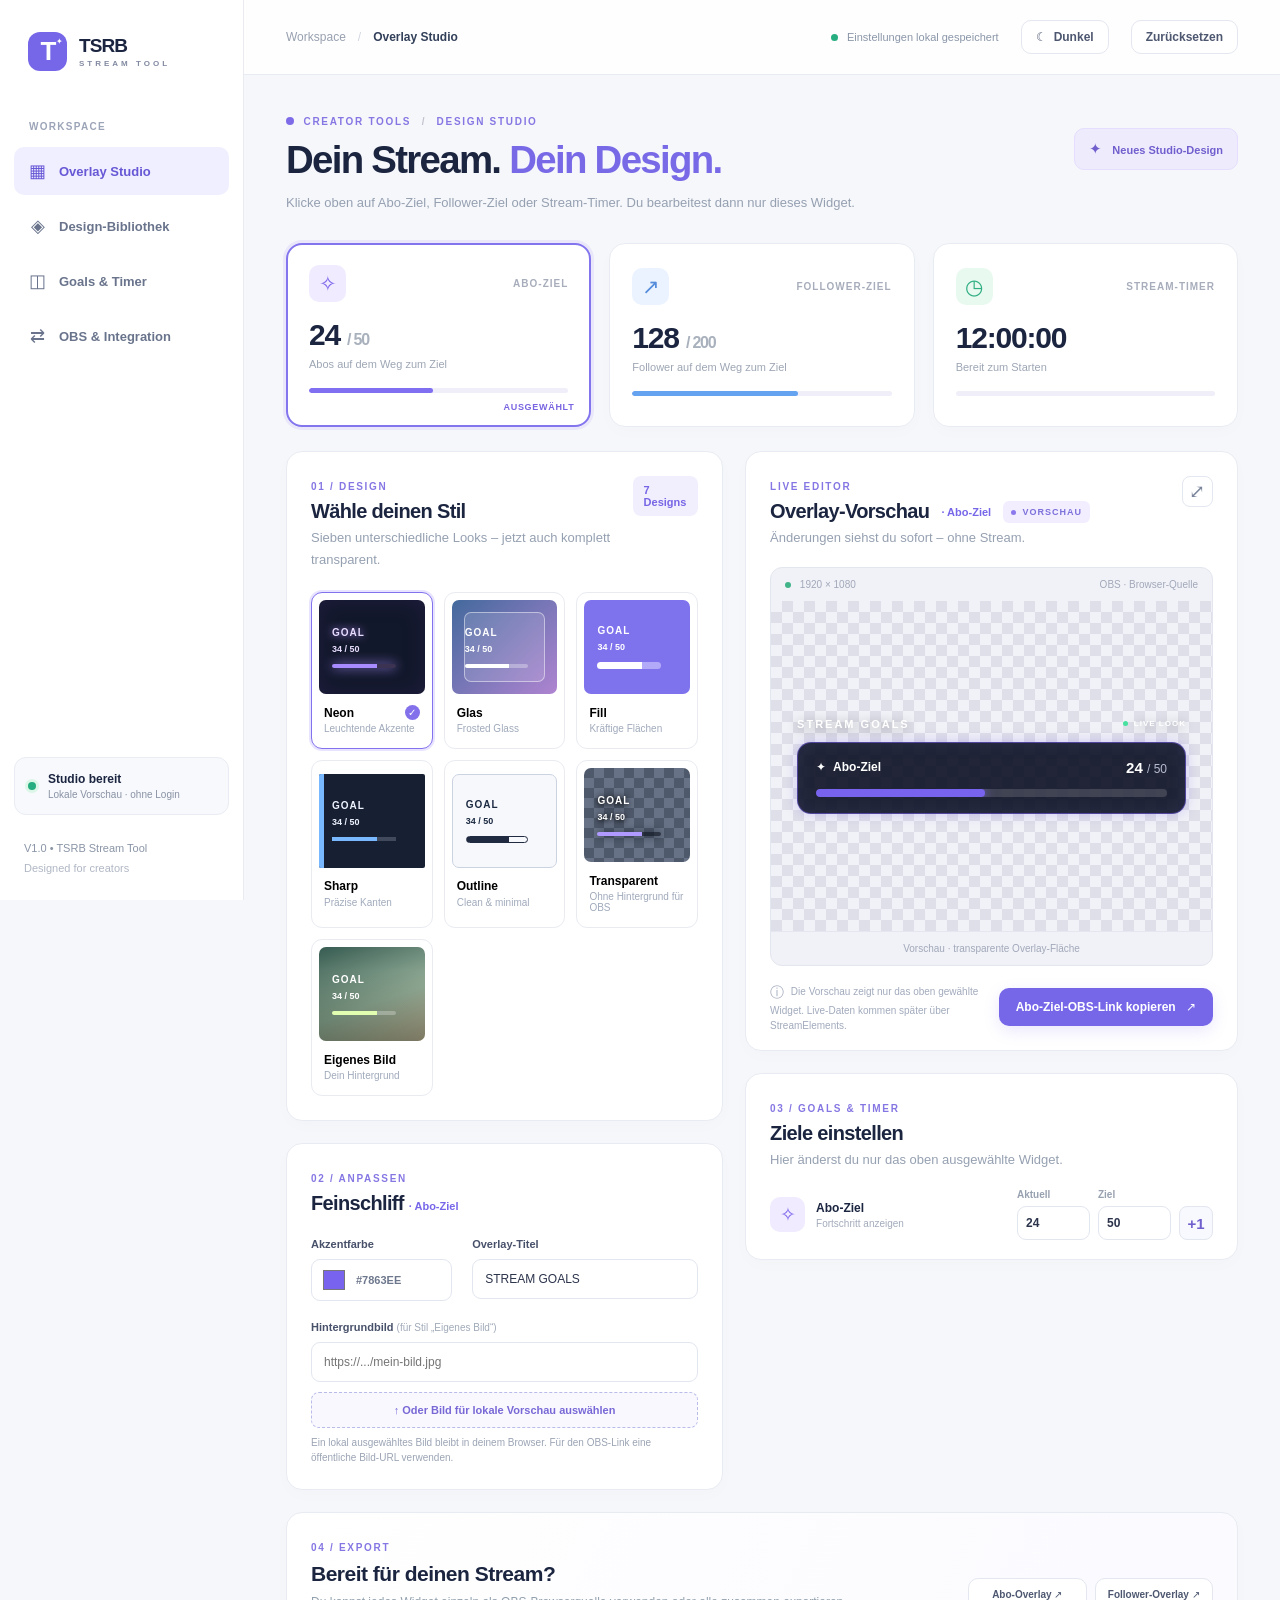
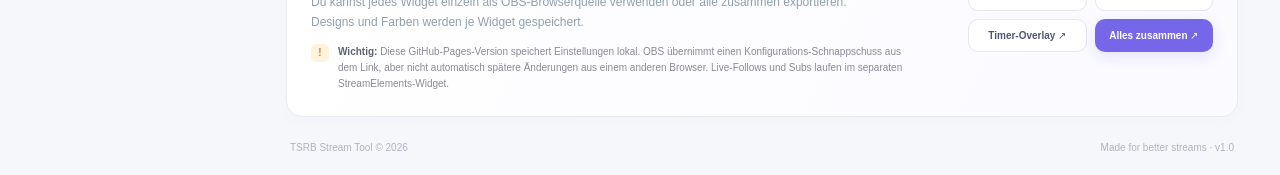
<file: index.html>
<!doctype html>
<html lang="de">
<head>
  <meta charset="utf-8">
  <meta name="viewport" content="width=device-width, initial-scale=1">
  <meta name="theme-color" content="#f6f7fb">
  <meta name="description" content="TSRB Stream Tool – Streaming-Tools für Twitch und OBS: Overlays, Abo-Ziele, Follower-Ziele und Stream-Timer.">
  <title>TSRB Stream Tool · Overlay Studio</title>
  <link rel="stylesheet" href="styles.css">
<style id="subboost-dashboard-theme">
/* Dark Mode only changes the studio interface; the Twitch/OBS overlay keeps its own appearance. */
:root[data-theme="dark"]{color-scheme:dark;color:#e9edff;background:#0e1422}
:root[data-theme="dark"] body{background:#0e1422;color:#e9edff}
:root[data-theme="dark"] .sidebar{background:#111a2a;border-color:#29364b}
:root[data-theme="dark"] .brand small,:root[data-theme="dark"] .nav-caption,:root[data-theme="dark"] .side-foot,:root[data-theme="dark"] .side-foot span{color:#929fba}
:root[data-theme="dark"] .nav-link{color:#aebbd0}
:root[data-theme="dark"] .nav-link.active,:root[data-theme="dark"] .nav-link:hover{background:#292844;color:#bcaaff}
:root[data-theme="dark"] .status-card{background:#1a2538;border-color:#354059}
:root[data-theme="dark"] .status-card small{color:#a3aec2}
:root[data-theme="dark"] .topbar{background:rgba(17,26,42,.95);border-color:#2c3850}
:root[data-theme="dark"] .crumb{color:#9aa9c0}
:root[data-theme="dark"] .crumb strong{color:#e7ebf5}
:root[data-theme="dark"] .slash{color:#68758a}
:root[data-theme="dark"] .autosaved{color:#a1aec2}
:root[data-theme="dark"] .page-heading p,:root[data-theme="dark"] .card-head p{color:#aab7ce}
:root[data-theme="dark"] .header-badge,:root[data-theme="dark"] .pill{background:#30274d;border-color:#584574;color:#c2b4ff}
:root[data-theme="dark"] .summary,:root[data-theme="dark"] .card{background:#172235;border-color:#2d3b51;box-shadow:0 5px 22px #05091840}
:root[data-theme="dark"] .integration{background:linear-gradient(115deg,#172235,#1b2139)}
:root[data-theme="dark"] .summary-tag,:root[data-theme="dark"] .summary-sub,:root[data-theme="dark"] .summary-value span{color:#abb8cc}
:root[data-theme="dark"] .summary-line{background:#2d334b}
:root[data-theme="dark"] .violet{background:#332b55;color:#b99aff}
:root[data-theme="dark"] .blue{background:#1d3556;color:#9cc8ff}
:root[data-theme="dark"] .green{background:#1e403a;color:#8fe4bc}
:root[data-theme="dark"] .style-tile{background:#1b293e;border-color:#35435b;color:#e4eaf7}
:root[data-theme="dark"] .style-tile.selected{border-color:#9a88ff;box-shadow:0 0 0 2px #504379}
:root[data-theme="dark"] .style-desc,:root[data-theme="dark"] .field-label span,:root[data-theme="dark"] .hint{color:#a5b3c9}
:root[data-theme="dark"] .field-label,:root[data-theme="dark"] .settings-label small,:root[data-theme="dark"] .setting-inputs label{color:#afbbd0}
:root[data-theme="dark"] input:not([type=color]):not([type=file]){background:#101a2d;color:#eff2ff;border-color:#3a4961}
:root[data-theme="dark"] input:not([type=color]):not([type=file])::placeholder{color:#8291ae}
:root[data-theme="dark"] .color-input{background:#101a2d;border-color:#3a4961}
:root[data-theme="dark"] .color-input span{color:#c4cbde}
:root[data-theme="dark"] .upload-label{background:#24243e;color:#c4b3ff;border-color:#65528c}
:root[data-theme="dark"] .btn-outline,:root[data-theme="dark"] .icon-btn{background:#243149;color:#e4eafa;border-color:#3e4d65}
:root[data-theme="dark"] .btn-dark{background:#795fe2;color:#fff}
:root[data-theme="dark"] .increment{background:#30264d;color:#c9b6ff;border-color:#5a4b77}
:root[data-theme="dark"] .divider{background:#2e3b51}
:root[data-theme="dark"] .preset{background:#1d2b40;color:#abb9ce;border-color:#3d4b61}
:root[data-theme="dark"] .preset.active{background:#382953;color:#d0bcff;border-color:#8b71d9}
:root[data-theme="dark"] .custom-hours{color:#aab9ce}
:root[data-theme="dark"] .preview-stage{background:#182133;border-color:#344158}
:root[data-theme="dark"] .stage-top,:root[data-theme="dark"] .stage-bottom,:root[data-theme="dark"] .preview-footer>div{color:#aebbd0}
:root[data-theme="dark"] .stage-bottom{border-color:#344158}
:root[data-theme="dark"] .preview-inner{background-color:#1b2535;background-image:linear-gradient(45deg,#293548 25%,transparent 25%),linear-gradient(-45deg,#293548 25%,transparent 25%),linear-gradient(45deg,transparent 75%,#293548 75%),linear-gradient(-45deg,transparent 75%,#293548 75%)}
:root[data-theme="dark"] .live-pill{background:#352e51;color:#d0c2ff}
:root[data-theme="dark"] .integration p,:root[data-theme="dark"] .integration-note{color:#a6b5cc}
:root[data-theme="dark"] .integration-note strong{color:#dce5f4}
:root[data-theme="dark"] footer{color:#96a5bf}
#theme-toggle{display:inline-flex;gap:7px;align-items:center;justify-content:center}
@media(max-width:840px){.top-actions{gap:8px}#theme-toggle{padding:8px 10px}}
@media(max-width:550px){#theme-toggle .theme-label{display:none}#theme-toggle{min-width:36px}}
</style>
<style id="subboost-selection-layout">
.summary-select{display:block;text-align:left;width:100%;font-family:inherit;color:inherit;cursor:pointer;position:relative;transition:transform .16s,border-color .16s,box-shadow .16s}
.summary-select:hover{transform:translateY(-2px);border-color:#aaa1f5}
.summary-select.is-active{border:2px solid #8375ed;padding:20px 21px;box-shadow:0 0 0 3px #8272ed1c}
.summary-select.is-active:after{content:"AUSGEWÄHLT";position:absolute;right:15px;bottom:13px;font-size:9px;font-weight:850;letter-spacing:.7px;color:#7865e1}
.summary-select .summary-line{margin-bottom:6px}
.summary-select.is-active .summary-line{margin-bottom:12px}
.active-context{font-size:11px;color:#7667e9;font-weight:800;letter-spacing:0;white-space:nowrap}
.overlay-content .goal-card[hidden],.overlay-content .preview-heading[hidden]{display:none!important}
#overlay-preview:has(.goal-card:not([hidden])){gap:12px}
:root[data-theme="dark"] .summary-select{color:#e9edff}
:root[data-theme="dark"] .summary-select:hover,:root[data-theme="dark"] .summary-select.is-active{border-color:#a497ff}
:root[data-theme="dark"] .summary-select.is-active:after,:root[data-theme="dark"] .active-context{color:#c6b7ff}
/* Individual overlay themes, including the optional combined OBS view. */
.overlay-content.mixed-mode .goal-card.style-neon{background:#13172aef;border-color:color-mix(in srgb,var(--accent),transparent 45%);box-shadow:0 0 13px color-mix(in srgb,var(--accent),transparent 70%),inset 0 0 18px #626acd1c}
.overlay-content.mixed-mode .goal-card.style-neon .bar-fill{box-shadow:0 0 12px var(--accent)}
.overlay-content.mixed-mode .goal-card.style-glass{background:linear-gradient(110deg,#596ca4a8,#50506e91);backdrop-filter:blur(22px);border-color:#ffffff77;box-shadow:0 8px 20px #111b4a33}
.overlay-content.mixed-mode .goal-card.style-glass .bar-fill{background:#fff;box-shadow:none}
.overlay-content.mixed-mode .goal-card.style-fill{background:var(--accent);border:0;box-shadow:0 10px 24px #17174122}
.overlay-content.mixed-mode .goal-card.style-fill .bar{background:#ffffff4e}
.overlay-content.mixed-mode .goal-card.style-fill .bar-fill{background:#fff;box-shadow:none}
.overlay-content.mixed-mode .goal-card.style-sharp{background:#121a2b;border-left:5px solid var(--accent);border-radius:0;box-shadow:8px 8px 0 #1d1c2d35}
.overlay-content.mixed-mode .goal-card.style-sharp .bar,.overlay-content.mixed-mode .goal-card.style-sharp .bar-fill{border-radius:0;box-shadow:none}
.overlay-content.mixed-mode .goal-card.style-outline{background:#fff;color:#202944;border:2px solid #1a253b;border-radius:9px;box-shadow:none}
.overlay-content.mixed-mode .goal-card.style-outline .goal-top small{color:#9299a5}
.overlay-content.mixed-mode .goal-card.style-outline .bar{background:#e4e7ee}
.overlay-content.mixed-mode .goal-card.style-outline .bar-fill{box-shadow:none}
.overlay-content.mixed-mode .goal-card.style-outline .timer-subline{color:#8a94a4}
.overlay-content.mixed-mode .goal-card.style-image{background:linear-gradient(90deg,#111b24de,#111b249d);border:1px solid #ffffff70;box-shadow:0 10px 30px #0003;background-size:cover;background-position:center}
@media(max-width:840px){.summary-select.is-active{padding:15px 12px}.summary-select.is-active:after{display:none}}
</style>
</head>
<body>
<div id="app-shell">
  <aside class="sidebar">
    <a class="brand" href="#studio" aria-label="TSRB Stream Tool Startseite"><span class="brand-mark">T<span class="brand-spark">✦</span></span><span><b>TSRB</b><small>STREAM TOOL</small></span></a>
    <div class="nav-caption">WORKSPACE</div>
    <nav aria-label="Hauptnavigation">
      <a href="#studio" class="nav-link active" data-nav="studio"><span class="nav-ico">▦</span> Overlay Studio</a>
      <a href="#designs" class="nav-link" data-nav="designs"><span class="nav-ico">◈</span> Design-Bibliothek</a>
      <a href="#goals" class="nav-link" data-nav="goals"><span class="nav-ico">◫</span> Goals & Timer</a>

      <a href="#integration" class="nav-link" data-nav="integration"><span class="nav-ico">⇄</span> OBS & Integration</a>
    </nav>
    <div class="side-bottom">
      <div class="status-card"><span class="status-dot"></span><div><b>Studio bereit</b><small>Lokale Vorschau · ohne Login</small></div></div>
      <div class="side-foot">V1.0 • TSRB Stream Tool<br><span>Designed for creators</span></div>
    </div>
  </aside>

  <main class="main" id="studio">
    <header class="topbar"><div class="crumb"><span>Workspace</span><span class="slash">/</span><strong>Overlay Studio</strong></div><div class="top-actions"><span class="autosaved"><span class="save-dot"></span> Einstellungen lokal gespeichert</span><button class="btn btn-small btn-outline" type="button" id="theme-toggle" aria-pressed="false" aria-label="Dunklen Modus aktivieren" title="Dunklen Modus aktivieren"><span class="theme-icon" aria-hidden="true">☾</span><span class="theme-label">Dunkel</span></button><button class="btn btn-small btn-outline" id="reset-all">Zurücksetzen</button></div></header>
    <div class="page">
      <div class="page-heading"><div><div class="eyebrow"><span class="eyebrow-dot"></span> CREATOR TOOLS <span class="eyebrow-sep">/</span> DESIGN STUDIO</div><h1>Dein Stream. <em>Dein Design.</em></h1><p>Klicke oben auf Abo-Ziel, Follower-Ziel oder Stream-Timer. Du bearbeitest dann nur dieses Widget.</p></div><div class="header-badge"><span>✦</span> Neues Studio-Design</div></div>

      <div class="summary-grid" role="group" aria-label="Widget auswählen">
        <button type="button" class="summary summary-select is-active" data-widget="subs" aria-pressed="true" aria-label="ABO-ZIEL auswählen"><div class="summary-top"><span class="summary-icon violet">✧</span><span class="summary-tag">ABO-ZIEL</span></div><div class="summary-value" id="sum-subs">24 <span>/ 50</span></div><div class="summary-sub">Abos auf dem Weg zum Ziel</div><div class="summary-line"><i id="sum-subs-line"></i></div></button>
        <button type="button" class="summary summary-select" data-widget="followers" aria-pressed="false" aria-label="FOLLOWER-ZIEL auswählen"><div class="summary-top"><span class="summary-icon blue">↗</span><span class="summary-tag">FOLLOWER-ZIEL</span></div><div class="summary-value" id="sum-followers">128 <span>/ 200</span></div><div class="summary-sub">Follower auf dem Weg zum Ziel</div><div class="summary-line blue-line"><i id="sum-followers-line"></i></div></button>
        <button type="button" class="summary summary-select" data-widget="timer" aria-pressed="false" aria-label="STREAM-TIMER auswählen"><div class="summary-top"><span class="summary-icon green">◷</span><span class="summary-tag">STREAM-TIMER</span></div><div class="summary-value" id="sum-timer">12:00:00</div><div class="summary-sub" id="sum-timer-status">Bereit zum Starten</div><div class="summary-line green-line"><i id="sum-timer-line"></i></div></button>
      </div>

      <div class="studio-grid">
        <div class="left-stack">
          <section class="card" id="designs"><div class="card-head"><div><span class="section-index">01 / DESIGN</span><h2>Wähle deinen Stil</h2><p>Sieben unterschiedliche Looks – jetzt auch komplett transparent.</p></div><div class="pill">7 Designs</div></div><div class="styles-grid" id="styles-grid">
            <button type="button" class="style-tile selected" data-style="neon"><span class="style-art art-neon"><i></i><strong>GOAL</strong><small>34 / 50</small><b></b></span><span class="style-label">Neon <span class="select-check">✓</span></span><span class="style-desc">Leuchtende Akzente</span></button>
            <button type="button" class="style-tile" data-style="glass"><span class="style-art art-glass"><i></i><strong>GOAL</strong><small>34 / 50</small><b></b></span><span class="style-label">Glas <span class="select-check">✓</span></span><span class="style-desc">Frosted Glass</span></button>
            <button type="button" class="style-tile" data-style="fill"><span class="style-art art-fill"><i></i><strong>GOAL</strong><small>34 / 50</small><b></b></span><span class="style-label">Fill <span class="select-check">✓</span></span><span class="style-desc">Kräftige Flächen</span></button>
            <button type="button" class="style-tile" data-style="sharp"><span class="style-art art-sharp"><i></i><strong>GOAL</strong><small>34 / 50</small><b></b></span><span class="style-label">Sharp <span class="select-check">✓</span></span><span class="style-desc">Präzise Kanten</span></button>
            <button type="button" class="style-tile" data-style="outline"><span class="style-art art-outline"><i></i><strong>GOAL</strong><small>34 / 50</small><b></b></span><span class="style-label">Outline <span class="select-check">✓</span></span><span class="style-desc">Clean & minimal</span></button>
            <button type="button" class="style-tile" data-style="transparent"><span class="style-art art-transparent"><i></i><strong>GOAL</strong><small>34 / 50</small><b></b></span><span class="style-label">Transparent <span class="select-check">✓</span></span><span class="style-desc">Ohne Hintergrund für OBS</span></button>
            <button type="button" class="style-tile" data-style="image"><span class="style-art art-image"><i></i><strong>GOAL</strong><small>34 / 50</small><b></b></span><span class="style-label">Eigenes Bild <span class="select-check">✓</span></span><span class="style-desc">Dein Hintergrund</span></button>
          </div></section>
          <section class="card personalization"><div class="card-head tight"><div><span class="section-index">02 / ANPASSEN</span><h2>Feinschliff <span id="active-design-label" class="active-context">· Abo-Ziel</span></h2></div></div><div class="colors-row"><div><label class="field-label" for="accent">Akzentfarbe</label><div class="color-input"><input id="accent" type="color" value="#7863ee"><span id="hex-label">#7863EE</span></div></div><div><label class="field-label" for="label-name">Overlay-Titel</label><input id="label-name" type="text" maxlength="32" value="STREAM GOALS" placeholder="STREAM GOALS"></div></div><div class="image-field"><label class="field-label" for="background-url">Hintergrundbild <span>(für Stil „Eigenes Bild“)</span></label><input id="background-url" type="url" placeholder="https://.../mein-bild.jpg"><label class="upload-label" for="background-file"><span>↑</span> Oder Bild für lokale Vorschau auswählen <input type="file" id="background-file" accept="image/*"></label><small class="hint">Ein lokal ausgewähltes Bild bleibt in deinem Browser. Für den OBS-Link eine öffentliche Bild-URL verwenden.</small></div></section>
        </div>

        <div class="right-stack"><section class="card preview-card"><div class="card-head preview-title"><div><span class="section-index">LIVE EDITOR</span><h2>Overlay-Vorschau <span id="active-preview-label" class="active-context">· Abo-Ziel</span> <span class="live-pill"><i></i> VORSCHAU</span></h2><p>Änderungen siehst du sofort – ohne Stream.</p></div><button class="icon-btn" title="Vollbildvorschau" id="open-preview" aria-label="Ausgewähltes Widget in neuer Ansicht öffnen">⤢</button></div><div class="preview-stage"><div class="stage-top"><span><i class="stage-dot"></i> 1920 × 1080</span><span>OBS · Browser-Quelle</span></div><div class="preview-inner"><div id="overlay-preview" class="overlay-content style-neon"><div class="preview-heading"><span id="preview-title">STREAM GOALS</span><span class="tiny-live"><span></span> LIVE LOOK</span></div><div class="goal-card subs-card"><div class="goal-top"><span>✦ <span>Abo-Ziel</span></span><strong id="preview-subs">24 <small>/ 50</small></strong></div><div class="bar"><div class="bar-fill" id="subs-progress"></div></div></div><div class="goal-card followers-card"><div class="goal-top"><span>↗ <span>Follower-Ziel</span></span><strong id="preview-followers">128 <small>/ 200</small></strong></div><div class="bar"><div class="bar-fill" id="followers-progress"></div></div></div><div class="goal-card timer-card"><div class="timer-card-content"><div><span class="timer-label">◷ STREAM-TIMER</span><div class="timer-subline" id="timer-state-label">Bereit zum Starten</div></div><strong id="preview-timer">12:00:00</strong></div></div></div></div><div class="stage-bottom">Vorschau · transparente Overlay-Fläche</div></div><div class="preview-footer"><div><span class="preview-foot-icon">ⓘ</span> Die Vorschau zeigt nur das oben gewählte Widget. Live-Daten kommen später über StreamElements.</div><button class="btn btn-primary" id="copy-overlay-all">Abo-OBS-Link kopieren <span>↗</span></button></div></section>

        <section class="card controls-card" id="goals"><div class="card-head tight"><div><span class="section-index">03 / GOALS & TIMER</span><h2>Ziele einstellen</h2><p>Hier änderst du nur das oben ausgewählte Widget.</p></div></div><div class="goals-settings" id="goal-counter-settings"><div class="settings-row" id="subs-settings-row"><div class="settings-label"><span class="settings-icon violet">✧</span><div><strong>Abo-Ziel</strong><small>Fortschritt anzeigen</small></div></div><div class="setting-inputs"><label>Aktuell<input type="number" min="0" max="1000000" id="subs-current" value="24"></label><label>Ziel<input type="number" min="1" max="1000000" id="subs-target" value="50"></label><button class="increment" id="test-sub" type="button" title="Test-Abo hinzufügen">+1</button></div></div><div class="settings-row" id="followers-settings-row" hidden><div class="settings-label"><span class="settings-icon blue">↗</span><div><strong>Follower-Ziel</strong><small>Zählt aufwärts</small></div></div><div class="setting-inputs"><label>Aktuell<input type="number" min="0" max="1000000" id="followers-current" value="128"></label><label>Ziel<input type="number" min="1" max="1000000" id="followers-target" value="200"></label><button class="increment" id="test-follower" type="button" title="Test-Follow hinzufügen">+1</button></div></div></div><div class="divider" id="goals-divider" hidden></div><div class="timer-settings" id="timer-settings" hidden><div class="timer-settings-head"><div class="settings-label"><span class="settings-icon green">◷</span><div><strong>Stream-Timer</strong><small>Countdown mit Pause und Fortsetzen</small></div></div><strong id="timer-control-display">12:00:00</strong></div><div class="preset-row"><button type="button" class="preset active" data-hours="12">12 Stunden</button><button type="button" class="preset" data-hours="24">24 Stunden</button><button type="button" class="preset" data-hours="48">48 Stunden</button><label class="custom-hours">Eigen: <input type="number" min="1" max="240" id="custom-hours" placeholder="Std."></label></div><div class="timer-buttons"><button id="timer-toggle" class="btn btn-dark">▶ Timer starten</button><button id="timer-reset" class="btn btn-outline">↺ Zurücksetzen</button></div></div></section></div>
      </div>

      <section class="card integration" id="integration"><div class="integration-copy"><span class="section-index">04 / EXPORT</span><h2>Bereit für deinen Stream?</h2><p>Du kannst jedes Widget einzeln als OBS-Browserquelle verwenden oder alle zusammen exportieren. Designs und Farben werden je Widget gespeichert.</p><div class="integration-note"><span>!</span><span><strong>Wichtig:</strong> Diese GitHub-Pages-Version speichert Einstellungen lokal. OBS übernimmt einen Konfigurations-Schnappschuss aus dem Link, aber nicht automatisch spätere Änderungen aus einem anderen Browser. Live-Follows und Subs laufen im separaten StreamElements-Widget.</span></div></div><div class="integration-actions"><button class="btn btn-outline" id="copy-subs">Abo-Overlay ↗</button><button class="btn btn-outline" id="copy-followers">Follower-Overlay ↗</button><button class="btn btn-outline" id="copy-timer">Timer-Overlay ↗</button><button class="btn btn-primary" id="copy-all">Alles zusammen ↗</button></div></section>
      <footer><span>TSRB Stream Tool © 2026</span><span>Made for better streams · v1.0</span></footer>
    </div>
  </main>
</div>
<div id="obs-overlay-root" class="obs-root" hidden><div class="obs-content" id="obs-content"></div><div class="obs-interact" id="obs-interact"><button type="button" id="obs-start-pause">▶ Start / Pause</button><button type="button" id="obs-reset">↺ Reset</button></div></div>
<div id="toast" role="status" aria-live="polite"></div>
<script src="app.js"></script>
<script id="subboost-theme-controller">
(()=>{
  if(new URLSearchParams(location.search).has('overlay'))return;
  const key='subboost-studio-ui-theme';
  const button=document.getElementById('theme-toggle');
  if(!button)return;
  function apply(mode){
    const dark=mode==='dark';
    document.documentElement.dataset.theme=dark?'dark':'light';
    button.setAttribute('aria-pressed',String(dark));
    button.setAttribute('aria-label',dark?'Hellen Modus aktivieren':'Dunklen Modus aktivieren');
    button.setAttribute('title',dark?'Hellen Modus aktivieren':'Dunklen Modus aktivieren');
    button.querySelector('.theme-icon').textContent=dark?'☀':'☾';
    button.querySelector('.theme-label').textContent=dark?'Hell':'Dunkel';
    const meta=document.querySelector('meta[name="theme-color"]');
    if(meta)meta.setAttribute('content',dark?'#0e1422':'#f6f7fb');
  }
  let saved='light';
  try{saved=localStorage.getItem(key)==='dark'?'dark':'light'}catch(_){}
  apply(saved);
  button.addEventListener('click',()=>{
    const next=document.documentElement.dataset.theme==='dark'?'light':'dark';
    apply(next);
    try{localStorage.setItem(key,next)}catch(_){}
  });
})();
</script>
</body>
</html>
</file>
<file: styles.css>
:root{font-family:Inter,ui-sans-serif,-apple-system,BlinkMacSystemFont,"Segoe UI",Arial,sans-serif;color:#1b2540;background:#f6f7fb;font-synthesis:none;-webkit-font-smoothing:antialiased}*{box-sizing:border-box}html{scroll-behavior:smooth}body{margin:0}button,input{font:inherit}button{cursor:pointer}a{text-decoration:none;color:inherit}button:focus-visible,input:focus-visible,a:focus-visible{outline:3px solid #a7a1fb;outline-offset:2px}[hidden]{display:none!important}#app-shell{min-height:100vh;display:flex}.sidebar{background:#fff;width:244px;flex-shrink:0;min-height:100vh;border-right:1px solid #e9ebf1;padding:31px 14px 21px;position:sticky;top:0;height:100vh;display:flex;flex-direction:column}.brand{display:flex;align-items:center;gap:12px;padding:1px 14px 50px}.brand-mark{display:grid;place-items:center;position:relative;width:39px;height:39px;background:#7667e9;border-radius:12px;color:#fff;font-weight:850;font-size:26px;letter-spacing:-2px}.brand-spark{position:absolute;font-size:8px;top:5px;right:6px}.brand b{font-size:19px;letter-spacing:-.9px;display:block}.brand small{display:block;font-weight:800;letter-spacing:3px;font-size:8px;color:#828aa1;margin-top:2px}.nav-caption{font-size:10px;letter-spacing:1.3px;color:#9ca4b7;font-weight:750;margin:0 15px 15px}.sidebar nav{display:grid;gap:7px}.nav-link{display:flex;align-items:center;gap:12px;font-weight:600;color:#69748c;padding:13px 14px;border-radius:10px;font-size:13px}.nav-link.active,.nav-link:hover{background:#f0efff;color:#6758d6}.nav-ico{display:inline-flex;justify-content:center;width:19px;font-size:18px}.side-bottom{margin-top:auto}.status-card{display:flex;align-items:center;gap:12px;background:#f7f9fc;border:1px solid #e9ecf3;padding:14px 13px;border-radius:12px}.status-dot,.save-dot,.eyebrow-dot{width:8px;height:8px;background:#26ae80;border-radius:50%;display:inline-block;flex:0 0 auto;box-shadow:0 0 0 3px #dcf7e8}.status-card b{font-size:12px;display:block}.status-card small{font-size:10px;color:#8992a4;display:block;margin-top:3px}.side-foot{padding:24px 10px 0;color:#8a95a6;font-size:11px;line-height:1.8}.side-foot span{color:#b0b7c4}.main{width:calc(100% - 244px);min-width:0}.topbar{height:75px;background:rgba(255,255,255,.88);border-bottom:1px solid #e8ebf2;display:flex;align-items:center;justify-content:space-between;padding:0 42px;gap:20px}.crumb{font-size:12px;display:flex;gap:12px;color:#98a0b0}.crumb strong{color:#33405a;font-weight:650}.slash{color:#d0d5df}.top-actions{display:flex;align-items:center;gap:22px}.autosaved{font-size:11px;color:#8a96a8;display:flex;align-items:center;gap:9px}.save-dot{width:7px;height:7px;box-shadow:none}.btn{border:0;border-radius:10px;padding:12px 17px;font-size:12px;font-weight:750;transition:transform .15s,filter .15s,background .15s;white-space:nowrap}.btn:hover{transform:translateY(-1px);filter:brightness(.97)}.btn-outline{background:#fff;border:1px solid #e4e7f0;color:#4d5770}.btn-primary{background:#7667e9;color:white;box-shadow:0 5px 16px #7667e928}.btn-primary span{margin-left:7px}.btn-dark{background:#202841;color:#fff}.btn-small{padding:9px 14px}.page{max-width:1570px;margin:0 auto;padding:41px 42px 22px}.page-heading{display:flex;align-items:flex-start;justify-content:space-between;gap:20px;margin-bottom:30px}.eyebrow,.section-index{font-size:10px;letter-spacing:1.7px;font-weight:800;color:#8577e3}.eyebrow-dot{background:#7e6be8;box-shadow:none;margin-right:5px}.eyebrow-sep{color:#c0c2cd;margin:0 6px}h1,h2,p{margin:0}h1{font-size:clamp(29px,3vw,40px);font-weight:820;letter-spacing:-1.7px;margin:11px 0 10px}h1 em{font-style:normal;color:#7869e7}.page-heading p,.card-head p{color:#95a0b1;font-size:13px;line-height:1.65}.header-badge{background:#eeebfd;color:#715fcd;padding:11px 14px;font-size:11px;border:1px solid #e5defe;border-radius:10px;font-weight:750;margin-top:12px}.header-badge span{font-size:15px;margin-right:7px}.summary-grid{display:grid;grid-template-columns:repeat(3,minmax(0,1fr));gap:18px;margin-bottom:24px}.summary,.card{background:#fff;border:1px solid #e8ebf2;border-radius:16px;box-shadow:0 5px 18px #18203c04}.summary{padding:21px 22px}.summary-top{display:flex;align-items:center;justify-content:space-between}.summary-icon,.settings-icon{width:37px;height:37px;display:grid;place-items:center;border-radius:10px;font-size:21px;font-weight:750}.violet{background:#f0ebff;color:#7e67eb}.blue{background:#eaf3ff;color:#548cdb}.green{background:#e8f9ef;color:#2eae83}.summary-tag{font-size:10px;color:#a7adbb;letter-spacing:1px;font-weight:850}.summary-value{font-size:30px;font-weight:800;letter-spacing:-1.2px;margin-top:15px;line-height:1.2;font-variant-numeric:tabular-nums}.summary-value span{font-size:16px;color:#a9b1bd;font-weight:550}.summary-sub{font-size:11px;color:#9da6b4;margin-top:5px}.summary-line{height:5px;background:#f0eff9;border-radius:10px;margin-top:18px;overflow:hidden}.summary-line i{display:block;height:100%;width:48%;background:#806ff0;border-radius:10px;transition:width .35s}.summary-line.blue-line i{background:#65a3f1}.summary-line.green-line i{background:#4abf94}.studio-grid{display:grid;grid-template-columns:minmax(375px,.94fr) minmax(410px,1.06fr);gap:22px;align-items:start}.left-stack,.right-stack{display:flex;flex-direction:column;gap:22px}.card{padding:24px}.card-head{display:flex;align-items:flex-start;justify-content:space-between;gap:10px;margin-bottom:22px}.card-head.tight{margin-bottom:19px}.card-head h2{font-size:20px;font-weight:800;letter-spacing:-.65px;margin:6px 0 4px}.pill{background:#f1effe;color:#7665e5;padding:8px 11px;border-radius:8px;font-size:11px;font-weight:800}.styles-grid{display:grid;grid-template-columns:repeat(3,minmax(0,1fr));gap:11px}.style-tile{background:#fff;border:1.5px solid #e9ebf1;padding:7px;border-radius:11px;text-align:left;min-width:0;transition:border-color .18s,transform .18s,box-shadow .18s}.style-tile:hover{transform:translateY(-2px);box-shadow:0 6px 20px #20264c0b}.style-tile.selected{border-color:#8272ed;box-shadow:0 0 0 2px #e8e4ff}.style-art{height:94px;border-radius:7px;display:flex;flex-direction:column;justify-content:center;padding:13px;position:relative;overflow:hidden}.style-art strong{font-size:10px;letter-spacing:1px}.style-art small{font-size:9px;margin-top:6px;font-weight:700}.style-art b{width:80%;height:4px;margin-top:10px;border-radius:5px;display:block}.style-art i{position:absolute;inset:0;pointer-events:none}.art-neon{background:#12182b;color:#e8ddff;box-shadow:inset 0 0 22px #422a7244}.art-neon strong{text-shadow:0 0 9px #b08bff}.art-neon b{background:linear-gradient(90deg,#a88cff 70%,#3c3352 70%);box-shadow:0 0 12px #a88cff}.art-glass{background:linear-gradient(135deg,#43699d,#af84d1);color:#fff}.art-glass i{inset:12px;background:#ffffff21;border:1px solid #ffffff77;border-radius:7px;backdrop-filter:blur(6px)}.art-glass strong,.art-glass small,.art-glass b{z-index:1}.art-glass b{background:linear-gradient(90deg,#fff 70%,#ffffff50 70%)}.art-fill{background:#7f72ed;color:#fff}.art-fill b{background:linear-gradient(90deg,#fff 70%,#b2a9f8 70%);height:7px}.art-sharp{background:#172032;color:#eef2ff;border-radius:2px}.art-sharp:before{content:"";position:absolute;left:0;top:0;bottom:0;width:5px;background:#79b7ff}.art-sharp b{background:linear-gradient(90deg,#79b7ff 70%,#41495d 70%);border-radius:0}.art-outline{background:#f7f8fb;color:#1c2a42;border:1px solid #cbd3e1}.art-outline b{height:7px;border:1px solid #202a40;background:linear-gradient(90deg,#202a40 70%,transparent 70%)}.art-image{background:linear-gradient(160deg,#365b51,#9ab39d 58%,#e0c5a4);color:#fff}.art-image i{background:linear-gradient(0deg,#10261b7a,transparent 75%)}.art-image b{background:linear-gradient(90deg,#e2ffb1 70%,#ffffff44 70%);position:relative}.art-image strong,.art-image small{position:relative}.style-label{font-size:12px;font-weight:800;display:flex;align-items:center;justify-content:space-between;margin:11px 5px 3px}.select-check{font-size:10px;background:#8371ec;color:#fff;border-radius:50%;width:15px;height:15px;text-align:center;line-height:15px;opacity:0}.selected .select-check{opacity:1}.style-desc{display:block;font-size:10px;color:#a0aabb;margin:0 5px 7px}.field-label{display:block;font-size:11px;font-weight:750;color:#48516a;margin-bottom:9px}.field-label span{font-size:10px;color:#a0aab8;font-weight:500}.colors-row{display:grid;grid-template-columns:1fr 1.6fr;gap:20px}input:not([type=color]):not([type=file]){width:100%;border:1px solid #e2e6ef;background:#fff;border-radius:9px;padding:12px;color:#2c344c;font-size:12px;outline:none}input:not([type=color]):not([type=file]):focus{border-color:#9e94f8;box-shadow:0 0 0 3px #ddd7fa5c}.color-input{height:42px;border:1px solid #e2e6ef;border-radius:9px;display:flex;gap:9px;align-items:center;padding:6px 9px}.color-input input{border:0;background:none;width:26px;height:28px;cursor:pointer;padding:0}.color-input span{font-size:11px;font-weight:750;color:#6e788d}.image-field{margin-top:20px}.image-field #background-url{margin-bottom:10px}.upload-label{display:block;border:1px dashed #b9bce9;background:#f9f8ff;color:#7768d6;text-align:center;padding:11px;border-radius:8px;font-size:11px;font-weight:750;cursor:pointer}.upload-label input{display:none}.hint{display:block;color:#9ba4b4;font-size:10px;margin-top:7px;line-height:1.5}
.preview-card{padding:24px 24px 17px}.preview-title{margin-bottom:18px}.preview-title h2{display:flex;align-items:center;gap:12px}.live-pill{font-size:9px;font-weight:850;letter-spacing:1px;color:#7c70db;background:#f2eeff;padding:6px 8px;border-radius:6px}.live-pill i{display:inline-block;width:5px;height:5px;background:#8b79ed;border-radius:50%;margin-right:3px}.icon-btn{width:31px;height:31px;border:1px solid #e2e7f0;border-radius:8px;background:white;color:#7a849a;font-size:19px}.preview-stage{background:#f1f2f7;border:1px solid #e4e6ef;border-radius:12px;overflow:hidden}.stage-top,.stage-bottom{display:flex;justify-content:space-between;gap:15px;padding:11px 14px;font-size:10px;color:#a1a8b9}.stage-dot{width:6px;height:6px;border-radius:50%;background:#41b489;display:inline-block;margin-right:6px}.preview-inner{min-height:330px;padding:26px;background-image:linear-gradient(45deg,#dedfe8 25%,transparent 25%),linear-gradient(-45deg,#dedfe8 25%,transparent 25%),linear-gradient(45deg,transparent 75%,#dedfe8 75%),linear-gradient(-45deg,transparent 75%,#dedfe8 75%);background-size:22px 22px;background-position:0 0,0 11px,11px -11px,-11px 0;display:grid;place-items:center}.stage-bottom{justify-content:center;border-top:1px solid #e5e7f0}.preview-footer{display:flex;justify-content:space-between;gap:10px;align-items:center;margin-top:16px}.preview-footer>div{font-size:10px;color:#a1aabc;max-width:52%;line-height:1.5}.preview-foot-icon{font-size:14px;vertical-align:middle;margin-right:4px}.overlay-content{--accent:#7863ee;display:grid;gap:12px;width:min(100%,440px);color:#fff}.preview-heading{display:flex;justify-content:space-between;align-items:center;font-size:11px;letter-spacing:2px;font-weight:850;text-shadow:0 2px 12px #0007}.tiny-live{font-size:8px;letter-spacing:1px}.tiny-live span{display:inline-block;background:#48e2a1;width:5px;height:5px;border-radius:50%;margin-right:3px}.goal-card{background:#171e32;color:#fff;border:1px solid #5f678177;border-radius:14px;padding:16px 18px;box-shadow:0 12px 28px #17203330}.goal-top{display:flex;align-items:center;justify-content:space-between;gap:10px;margin-bottom:13px;font-size:12px;font-weight:800}.goal-top>span{display:flex;gap:7px;align-items:center}.goal-top strong{font-variant-numeric:tabular-nums;font-size:15px}.goal-top small{font-size:12px;color:#b9bdd3;font-weight:500}.bar{height:8px;background:#ffffff24;border-radius:99px;overflow:hidden}.bar-fill{height:100%;width:45%;background:var(--accent);border-radius:99px;transition:width .25s;box-shadow:0 0 10px var(--accent)}.timer-card-content{display:flex;justify-content:space-between;align-items:center;gap:8px}.timer-label{font-size:10px;font-weight:850;letter-spacing:1px}.timer-subline{font-size:10px;color:#b7c1ce;margin-top:5px}.timer-card strong{font-variant-numeric:tabular-nums;font-size:25px;letter-spacing:-1px}.overlay-content.style-neon .goal-card{background:#13172aeF;border-color:color-mix(in srgb,var(--accent),transparent 45%);box-shadow:0 0 13px color-mix(in srgb,var(--accent),transparent 70%),inset 0 0 18px #626acd1c}.overlay-content.style-neon .bar-fill{box-shadow:0 0 12px var(--accent)}.overlay-content.style-glass .goal-card{background:linear-gradient(110deg,#596ca4a8,#50506e91);backdrop-filter:blur(22px);border-color:#ffffff77;box-shadow:0 8px 20px #111b4a33}.overlay-content.style-glass .bar-fill{background:#fff;box-shadow:none}.overlay-content.style-fill .goal-card{background:var(--accent);border:0;box-shadow:0 10px 24px #17174122}.overlay-content.style-fill .bar{background:#ffffff4e}.overlay-content.style-fill .bar-fill{background:#fff;box-shadow:none}.overlay-content.style-sharp .goal-card{background:#121a2b;border-left:5px solid var(--accent);border-radius:0;box-shadow:8px 8px 0 #1d1c2d35}.overlay-content.style-sharp .bar,.overlay-content.style-sharp .bar-fill{border-radius:0;box-shadow:none}.overlay-content.style-outline .goal-card{background:#fff;color:#202944;border:2px solid #1a253b;border-radius:9px;box-shadow:none}.overlay-content.style-outline .goal-top small{color:#9299a5}.overlay-content.style-outline .bar{background:#e4e7ee}.overlay-content.style-outline .bar-fill{box-shadow:none}.overlay-content.style-outline .timer-subline{color:#8a94a4}.overlay-content.style-image .goal-card{background:linear-gradient(90deg,#111b24dE,#111b249d);border:1px solid #ffffff70;box-shadow:0 10px 30px #0003}.overlay-content.style-image{padding:16px;border-radius:15px;background:linear-gradient(145deg,#244739,#c8aa86);background-size:cover;background-position:center}.overlay-content.style-image .preview-heading{padding:0 3px}.controls-card{padding-bottom:19px}.goals-settings{display:grid;gap:15px}.settings-row,.timer-settings-head{display:flex;justify-content:space-between;gap:10px;align-items:center}.settings-label{display:flex;align-items:center;gap:11px}.settings-icon{width:35px;height:35px;font-size:19px}.settings-label strong{font-size:12px;display:block}.settings-label small{font-size:10px;color:#a3abbb;display:block;margin-top:3px}.setting-inputs{display:flex;gap:8px;align-items:end}.setting-inputs label{font-size:10px;color:#98a1b0;font-weight:750;display:block;width:73px}.setting-inputs input{height:34px;padding:7px 8px!important;margin-top:6px;font-size:12px!important}.increment{width:34px;height:34px;flex:0 0 34px;border:1px solid #e2e6ee;background:#f8f8ff;border-radius:8px;font-size:15px;color:#6f60ce;font-weight:800}.divider{height:1px;background:#eef0f4;margin:20px 0}.timer-settings-head strong{font-size:22px;font-variant-numeric:tabular-nums;letter-spacing:-.7px}.preset-row{display:flex;gap:7px;flex-wrap:wrap;margin-top:18px}.preset{border:1px solid #e6e9f0;color:#727e90;background:#fff;border-radius:7px;padding:9px 10px;font-size:10px;font-weight:800}.preset.active{color:#7161d9;border-color:#aea4f8;background:#f6f3ff}.custom-hours{font-size:10px;color:#9da7b5;display:flex;align-items:center;gap:5px;padding:0 6px}.custom-hours input{max-width:60px;padding:8px!important;font-size:11px!important}.timer-buttons{display:flex;gap:9px;margin-top:15px}.integration{margin-top:22px;display:flex;align-items:center;justify-content:space-between;gap:25px;background:linear-gradient(115deg,#fff,#fafaff)}.integration h2{font-size:21px;letter-spacing:-.5px;margin:7px 0}.integration p{font-size:12px;color:#91a0ad;line-height:1.6;max-width:580px}.integration-note{display:flex;gap:9px;align-items:flex-start;color:#8d8798;font-size:10px;line-height:1.6;max-width:610px;margin-top:12px}.integration-note>span:first-child{display:grid;place-items:center;width:18px;height:18px;border-radius:5px;background:#fff4db;color:#ba8942;flex-shrink:0;font-weight:800}.integration-note strong{color:#5e6373}.integration-actions{display:grid;grid-template-columns:1fr 1fr;gap:8px;min-width:245px}.integration-actions .btn{padding:10px;font-size:10px}footer{display:flex;justify-content:space-between;gap:10px;padding:25px 4px 0;color:#adb4c2;font-size:10px}#toast{position:fixed;bottom:24px;right:24px;background:#222945;color:#fff;padding:13px 18px;border-radius:10px;font-size:12px;box-shadow:0 10px 30px #111a3438;opacity:0;pointer-events:none;transition:opacity .2s;z-index:100}#toast.show{opacity:1}
body.obs-mode{background:transparent!important;overflow:hidden}body.obs-mode #app-shell{display:none}body.obs-mode .obs-root{display:flex!important;min-height:100vh;width:100vw;background:transparent;align-items:flex-start;justify-content:flex-start;padding:24px;position:relative}.obs-content{width:min(620px,95vw)}body.obs-mode .overlay-content{width:100%;max-width:620px}.obs-interact{position:fixed;bottom:10px;right:10px;display:flex;gap:6px;opacity:0;transition:opacity .2s}.obs-interact:hover,.obs-interact:focus-within{opacity:1}.obs-interact button{background:#222942;color:#fff;font-size:11px;border:1px solid #7779a0;border-radius:7px;padding:8px}.obs-root:not(.has-timer) .obs-interact{display:none}
@media(max-width:1240px){.sidebar{width:206px}.main{width:calc(100% - 206px)}.page{padding:35px 27px}.topbar{padding:0 27px}.studio-grid{grid-template-columns:1fr}.styles-grid{grid-template-columns:repeat(6,minmax(0,1fr))}.style-art{height:80px}.preview-inner{min-height:340px}.integration{align-items:flex-start}}@media(max-width:840px){.sidebar{display:none}.main{width:100%}.topbar{padding:0 17px}.page{padding:25px 16px}.header-badge,.autosaved{display:none}.styles-grid{grid-template-columns:repeat(3,minmax(0,1fr))}.summary-grid{gap:9px}.summary{padding:16px 13px}.summary-value{font-size:24px}.summary-value span{font-size:11px}.summary-icon{width:30px;height:30px}.summary-tag{font-size:8px}.summary-sub{font-size:9px}.integration{flex-direction:column}.integration-actions{width:100%}}@media(max-width:550px){.summary-grid{grid-template-columns:1fr}.summary{padding:14px}.summary-value{margin-top:8px}.summary-line{margin-top:10px}.styles-grid{grid-template-columns:repeat(2,minmax(0,1fr))}.page-heading{margin-bottom:21px}.card{padding:17px}.setting-inputs label{width:58px}.setting-inputs input{font-size:11px!important}.preview-footer{align-items:stretch;flex-direction:column}.preview-footer>div{max-width:100%}.preview-inner{padding:12px;min-height:290px}.goal-card{padding:13px}.colors-row{grid-template-columns:1fr}.settings-row{gap:10px}.timer-card strong{font-size:19px}.topbar{height:60px}footer{font-size:9px}}@media(prefers-reduced-motion:reduce){*{scroll-behavior:auto!important;transition:none!important}}
/* Invisible editor preview is cloned in OBS mode; only the clone is shown. */
.obs-root[data-view="subs"] .followers-card,.obs-root[data-view="subs"] .timer-card,.obs-root[data-view="subs"] .preview-heading,.obs-root[data-view="followers"] .subs-card,.obs-root[data-view="followers"] .timer-card,.obs-root[data-view="followers"] .preview-heading,.obs-root[data-view="timer"] .subs-card,.obs-root[data-view="timer"] .followers-card,.obs-root[data-view="timer"] .preview-heading{display:none}

/* Transparent overlay preset: checkerboard only in the selection thumbnail. */
.art-transparent{color:#ffffff;background-color:#4e596b;background-image:linear-gradient(45deg,#677286 25%,transparent 25%),linear-gradient(-45deg,#677286 25%,transparent 25%),linear-gradient(45deg,transparent 75%,#677286 75%),linear-gradient(-45deg,transparent 75%,#677286 75%);background-size:20px 20px;background-position:0 0,0 10px,10px -10px,-10px 0}
.art-transparent strong,.art-transparent small{position:relative;text-shadow:0 1px 5px #000,0 0 8px #000a}
.art-transparent b{position:relative;background:linear-gradient(90deg,#b09aff 70%,#050b1699 70%);box-shadow:0 0 8px #04091399}
/* Actual widgets have no visible panel. Only text and progress remain visible. */
.overlay-content.style-transparent .goal-card,
.overlay-content.mixed-mode .goal-card.style-transparent{background:transparent!important;background-image:none!important;border:0!important;box-shadow:none!important;backdrop-filter:none!important;border-radius:0!important;padding:9px 3px!important;color:#fff}
.overlay-content.style-transparent .goal-top,
.overlay-content.style-transparent .timer-label,
.overlay-content.style-transparent .timer-card strong,
.overlay-content.style-transparent .timer-subline,
.overlay-content.mixed-mode .goal-card.style-transparent .goal-top,
.overlay-content.mixed-mode .goal-card.style-transparent .timer-label,
.overlay-content.mixed-mode .goal-card.style-transparent .timer-card strong,
.overlay-content.mixed-mode .goal-card.style-transparent .timer-subline{text-shadow:0 1px 3px #000,0 2px 9px #000c}
.overlay-content.style-transparent .goal-top small,
.overlay-content.mixed-mode .goal-card.style-transparent .goal-top small{color:#e6e9ff}
.overlay-content.style-transparent .timer-subline,
.overlay-content.mixed-mode .goal-card.style-transparent .timer-subline{color:#d7ddf1}
.overlay-content.style-transparent .bar,
.overlay-content.mixed-mode .goal-card.style-transparent .bar{background:#02061487;border:1px solid #ffffff50;height:9px;box-shadow:0 2px 7px #0008}
.overlay-content.style-transparent .bar-fill,
.overlay-content.mixed-mode .goal-card.style-transparent .bar-fill{background:var(--accent);box-shadow:0 0 11px var(--accent)}
</file>
